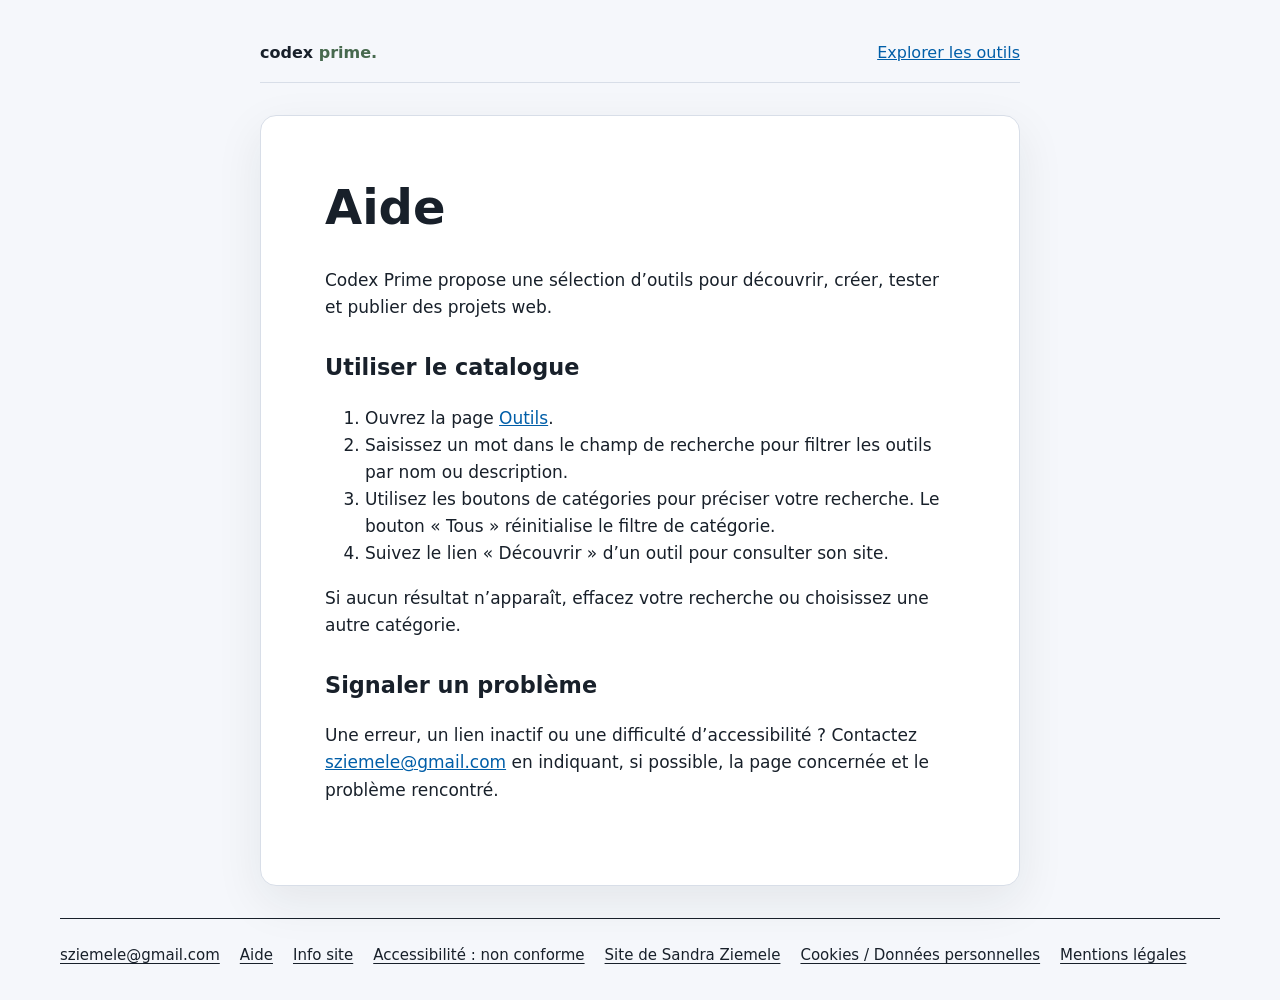
<file: aide.html>
<!doctype html>
<html lang="fr">
<head>
  <meta charset="utf-8">
  <meta name="viewport" content="width=device-width, initial-scale=1">
  <meta name="description" content="Aide pour utiliser le catalogue d’outils Codex Prime.">
  <title>Aide — Codex Prime</title>
  <link rel="stylesheet" href="style.css">
  <link rel="stylesheet" href="site-footer.css">
</head>
<body>
<header class="page-header">
  <a class="brand" href="index.html">codex<span> prime.</span></a>
  <a href="outils.html">Explorer les outils</a>
</header>
<main class="content-page" id="contenu">
  <h1>Aide</h1>
  <p>Codex Prime propose une sélection d’outils pour découvrir, créer, tester et publier des projets web.</p>
  <section aria-labelledby="utiliser">
    <h2 id="utiliser">Utiliser le catalogue</h2>
    <ol>
      <li>Ouvrez la page <a href="outils.html">Outils</a>.</li>
      <li>Saisissez un mot dans le champ de recherche pour filtrer les outils par nom ou description.</li>
      <li>Utilisez les boutons de catégories pour préciser votre recherche. Le bouton « Tous » réinitialise le filtre de catégorie.</li>
      <li>Suivez le lien « Découvrir » d’un outil pour consulter son site.</li>
    </ol>
    <p>Si aucun résultat n’apparaît, effacez votre recherche ou choisissez une autre catégorie.</p>
  </section>
  <section aria-labelledby="signaler">
    <h2 id="signaler">Signaler un problème</h2>
    <p>Une erreur, un lien inactif ou une difficulté d’accessibilité ? Contactez <a href="mailto:sziemele@gmail.com">sziemele@gmail.com</a> en indiquant, si possible, la page concernée et le problème rencontré.</p>
  </section>
</main>
<footer class="site-footer">
  <nav aria-label="Pied de page">
    <a href="mailto:sziemele@gmail.com">sziemele@gmail.com</a>
    <a href="aide.html">Aide</a>
    <a href="info-site.html">Info site</a>
    <a href="info-site.html#accessibilite">Accessibilité : non conforme</a>
    <a href="index.html">Site de Sandra Ziemele</a>
    <a href="donnees-personnelles.html">Cookies / Données personnelles</a>
    <a href="mentions-legales.html">Mentions légales</a>
  </nav>
</footer>
</body>
</html>
</file>
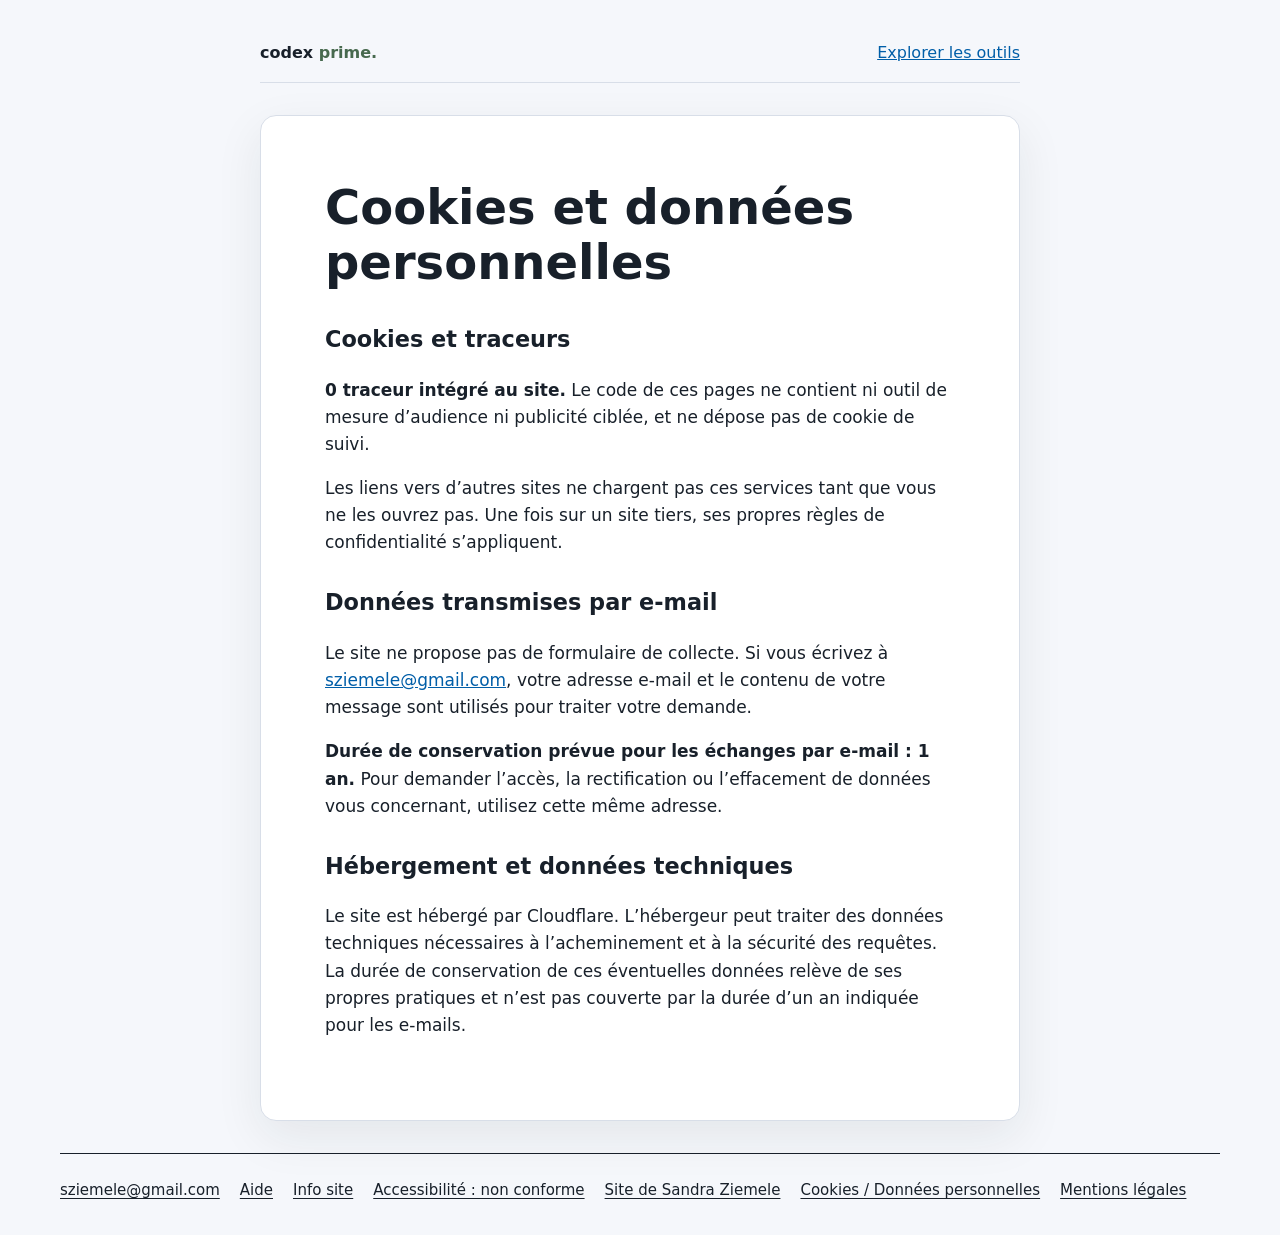
<file: donnees-personnelles.html>
<!doctype html>
<html lang="fr">
<head>
  <meta charset="utf-8">
  <meta name="viewport" content="width=device-width, initial-scale=1">
  <meta name="description" content="Informations sur les cookies, les traceurs et les données personnelles de Codex Prime.">
  <title>Cookies et données personnelles — Codex Prime</title>
  <link rel="stylesheet" href="style.css">
  <link rel="stylesheet" href="site-footer.css">
</head>
<body>
<header class="page-header">
  <a class="brand" href="index.html">codex<span> prime.</span></a>
  <a href="outils.html">Explorer les outils</a>
</header>
<main class="content-page" id="contenu">
  <h1>Cookies et données personnelles</h1>
  <section aria-labelledby="cookies">
    <h2 id="cookies">Cookies et traceurs</h2>
    <p><strong>0 traceur intégré au site.</strong> Le code de ces pages ne contient ni outil de mesure d’audience ni publicité ciblée, et ne dépose pas de cookie de suivi.</p>
    <p>Les liens vers d’autres sites ne chargent pas ces services tant que vous ne les ouvrez pas. Une fois sur un site tiers, ses propres règles de confidentialité s’appliquent.</p>
  </section>
  <section aria-labelledby="messages">
    <h2 id="messages">Données transmises par e-mail</h2>
    <p>Le site ne propose pas de formulaire de collecte. Si vous écrivez à <a href="mailto:sziemele@gmail.com">sziemele@gmail.com</a>, votre adresse e-mail et le contenu de votre message sont utilisés pour traiter votre demande.</p>
    <p><strong>Durée de conservation prévue pour les échanges par e-mail : 1 an.</strong> Pour demander l’accès, la rectification ou l’effacement de données vous concernant, utilisez cette même adresse.</p>
  </section>
  <section aria-labelledby="hebergement">
    <h2 id="hebergement">Hébergement et données techniques</h2>
    <p>Le site est hébergé par Cloudflare. L’hébergeur peut traiter des données techniques nécessaires à l’acheminement et à la sécurité des requêtes. La durée de conservation de ces éventuelles données relève de ses propres pratiques et n’est pas couverte par la durée d’un an indiquée pour les e-mails.</p>
  </section>
</main>
<footer class="site-footer">
  <nav aria-label="Pied de page">
    <a href="mailto:sziemele@gmail.com">sziemele@gmail.com</a>
    <a href="aide.html">Aide</a>
    <a href="info-site.html">Info site</a>
    <a href="info-site.html#accessibilite">Accessibilité : non conforme</a>
    <a href="index.html">Site de Sandra Ziemele</a>
    <a href="donnees-personnelles.html">Cookies / Données personnelles</a>
    <a href="mentions-legales.html">Mentions légales</a>
  </nav>
</footer>
</body>
</html>
</file>
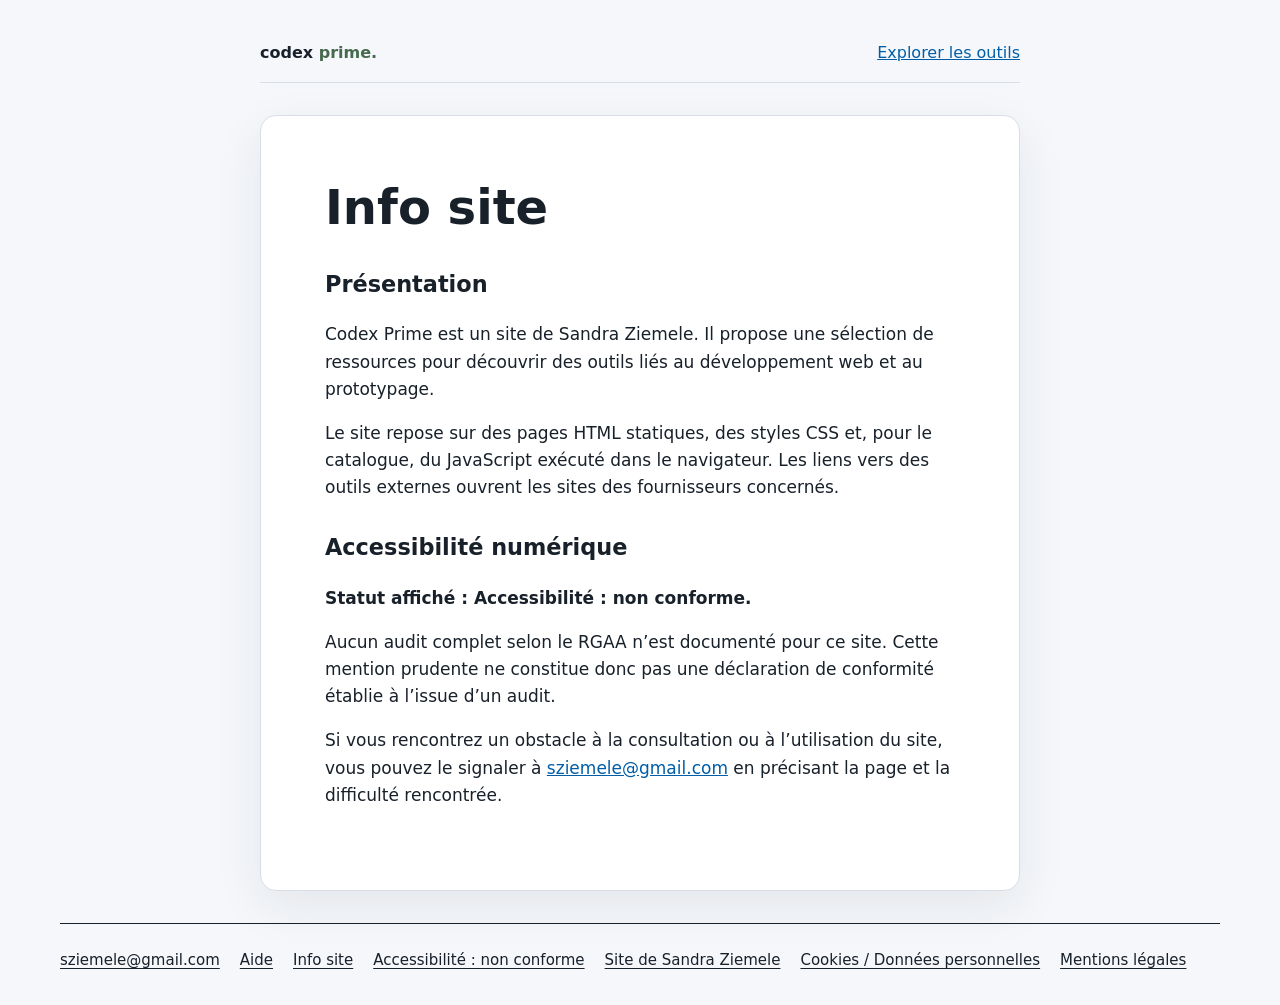
<file: info-site.html>
<!doctype html>
<html lang="fr">
<head>
  <meta charset="utf-8">
  <meta name="viewport" content="width=device-width, initial-scale=1">
  <meta name="description" content="Présentation du site Codex Prime et information sur son accessibilité.">
  <title>Info site — Codex Prime</title>
  <link rel="stylesheet" href="style.css">
  <link rel="stylesheet" href="site-footer.css">
</head>
<body>
<header class="page-header">
  <a class="brand" href="index.html">codex<span> prime.</span></a>
  <a href="outils.html">Explorer les outils</a>
</header>
<main class="content-page" id="contenu">
  <h1>Info site</h1>
  <section aria-labelledby="presentation">
    <h2 id="presentation">Présentation</h2>
    <p>Codex Prime est un site de Sandra Ziemele. Il propose une sélection de ressources pour découvrir des outils liés au développement web et au prototypage.</p>
    <p>Le site repose sur des pages HTML statiques, des styles CSS et, pour le catalogue, du JavaScript exécuté dans le navigateur. Les liens vers des outils externes ouvrent les sites des fournisseurs concernés.</p>
  </section>
  <section id="accessibilite" aria-labelledby="titre-accessibilite">
    <h2 id="titre-accessibilite">Accessibilité numérique</h2>
    <p><strong>Statut affiché : Accessibilité : non conforme.</strong></p>
    <p>Aucun audit complet selon le RGAA n’est documenté pour ce site. Cette mention prudente ne constitue donc pas une déclaration de conformité établie à l’issue d’un audit.</p>
    <p>Si vous rencontrez un obstacle à la consultation ou à l’utilisation du site, vous pouvez le signaler à <a href="mailto:sziemele@gmail.com">sziemele@gmail.com</a> en précisant la page et la difficulté rencontrée.</p>
  </section>
</main>
<footer class="site-footer">
  <nav aria-label="Pied de page">
    <a href="mailto:sziemele@gmail.com">sziemele@gmail.com</a>
    <a href="aide.html">Aide</a>
    <a href="info-site.html">Info site</a>
    <a href="info-site.html#accessibilite">Accessibilité : non conforme</a>
    <a href="index.html">Site de Sandra Ziemele</a>
    <a href="donnees-personnelles.html">Cookies / Données personnelles</a>
    <a href="mentions-legales.html">Mentions légales</a>
  </nav>
</footer>
</body>
</html>
</file>
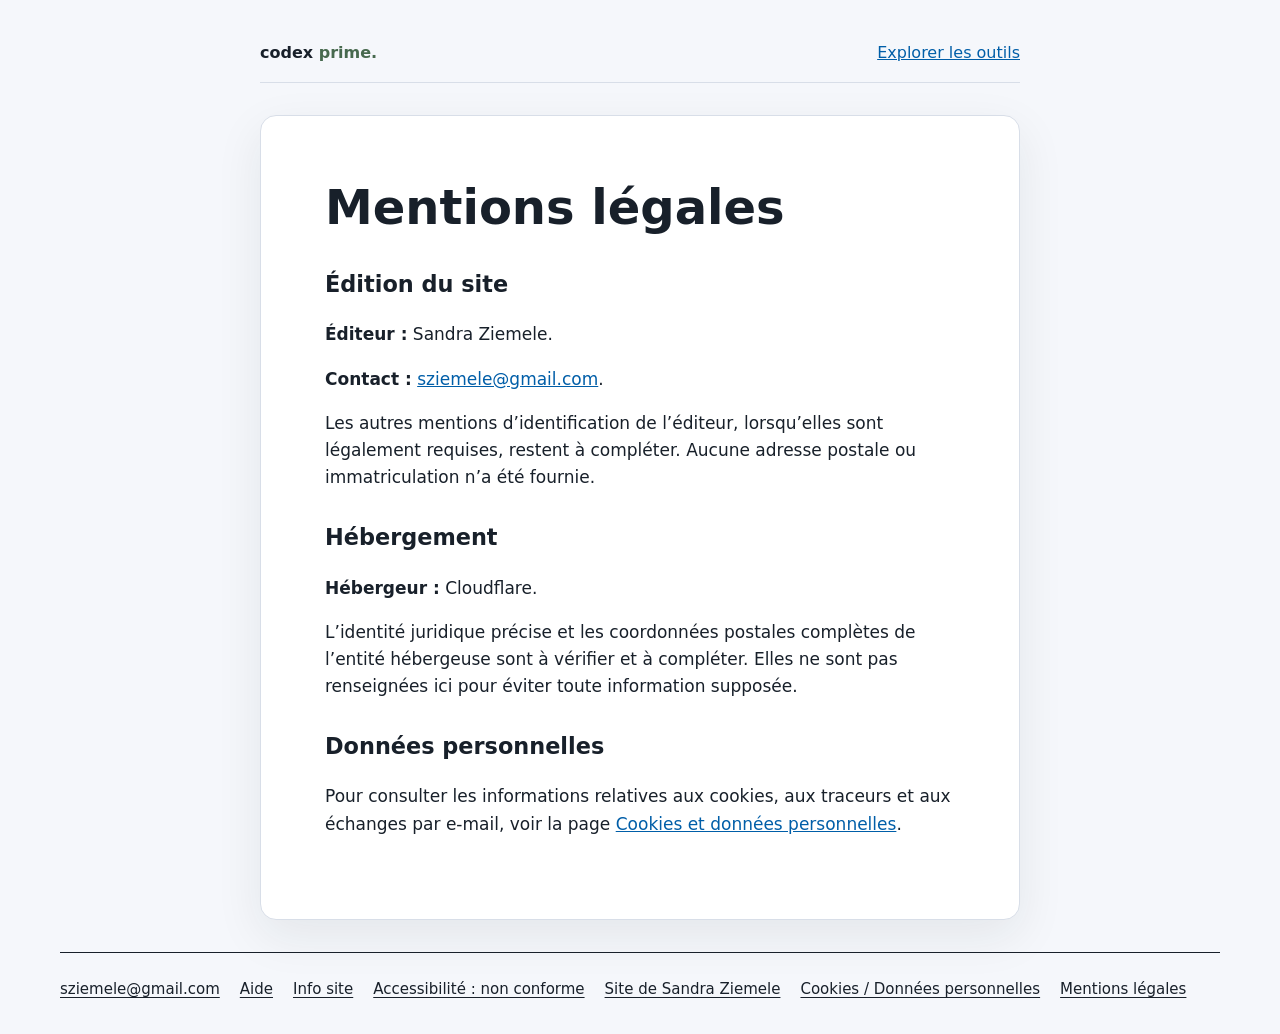
<file: mentions-legales.html>
<!doctype html>
<html lang="fr">
<head>
  <meta charset="utf-8">
  <meta name="viewport" content="width=device-width, initial-scale=1">
  <meta name="description" content="Informations légales et coordonnées de contact du site Codex Prime.">
  <title>Mentions légales — Codex Prime</title>
  <link rel="stylesheet" href="style.css">
  <link rel="stylesheet" href="site-footer.css">
</head>
<body>
<header class="page-header">
  <a class="brand" href="index.html">codex<span> prime.</span></a>
  <a href="outils.html">Explorer les outils</a>
</header>
<main class="content-page" id="contenu">
  <h1>Mentions légales</h1>
  <section aria-labelledby="edition">
    <h2 id="edition">Édition du site</h2>
    <p><strong>Éditeur :</strong> Sandra Ziemele.</p>
    <p><strong>Contact :</strong> <a href="mailto:sziemele@gmail.com">sziemele@gmail.com</a>.</p>
    <p>Les autres mentions d’identification de l’éditeur, lorsqu’elles sont légalement requises, restent à compléter. Aucune adresse postale ou immatriculation n’a été fournie.</p>
  </section>
  <section aria-labelledby="hebergeur">
    <h2 id="hebergeur">Hébergement</h2>
    <p><strong>Hébergeur :</strong> Cloudflare.</p>
    <p>L’identité juridique précise et les coordonnées postales complètes de l’entité hébergeuse sont à vérifier et à compléter. Elles ne sont pas renseignées ici pour éviter toute information supposée.</p>
  </section>
  <section aria-labelledby="confidentialite">
    <h2 id="confidentialite">Données personnelles</h2>
    <p>Pour consulter les informations relatives aux cookies, aux traceurs et aux échanges par e-mail, voir la page <a href="donnees-personnelles.html">Cookies et données personnelles</a>.</p>
  </section>
</main>
<footer class="site-footer">
  <nav aria-label="Pied de page">
    <a href="mailto:sziemele@gmail.com">sziemele@gmail.com</a>
    <a href="aide.html">Aide</a>
    <a href="info-site.html">Info site</a>
    <a href="info-site.html#accessibilite">Accessibilité : non conforme</a>
    <a href="index.html">Site de Sandra Ziemele</a>
    <a href="donnees-personnelles.html">Cookies / Données personnelles</a>
    <a href="mentions-legales.html">Mentions légales</a>
  </nav>
</footer>
</body>
</html>
</file>
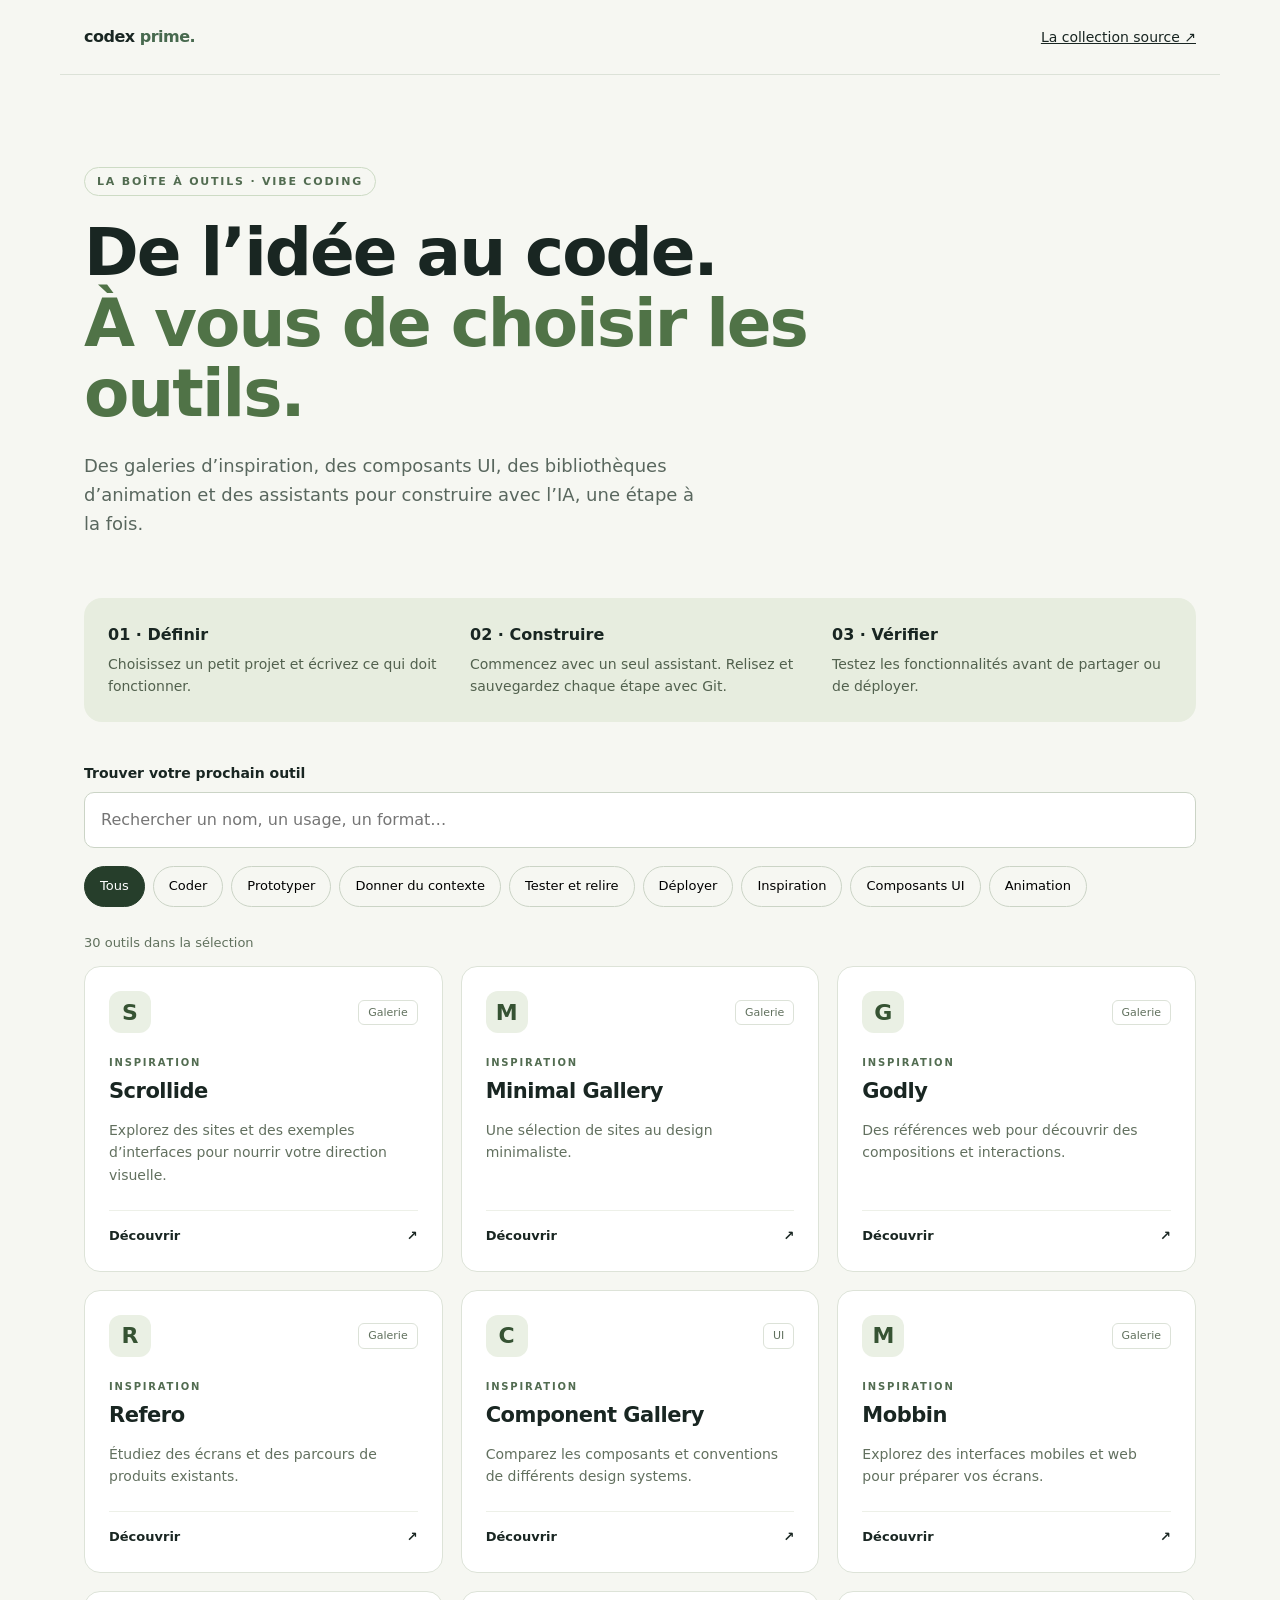
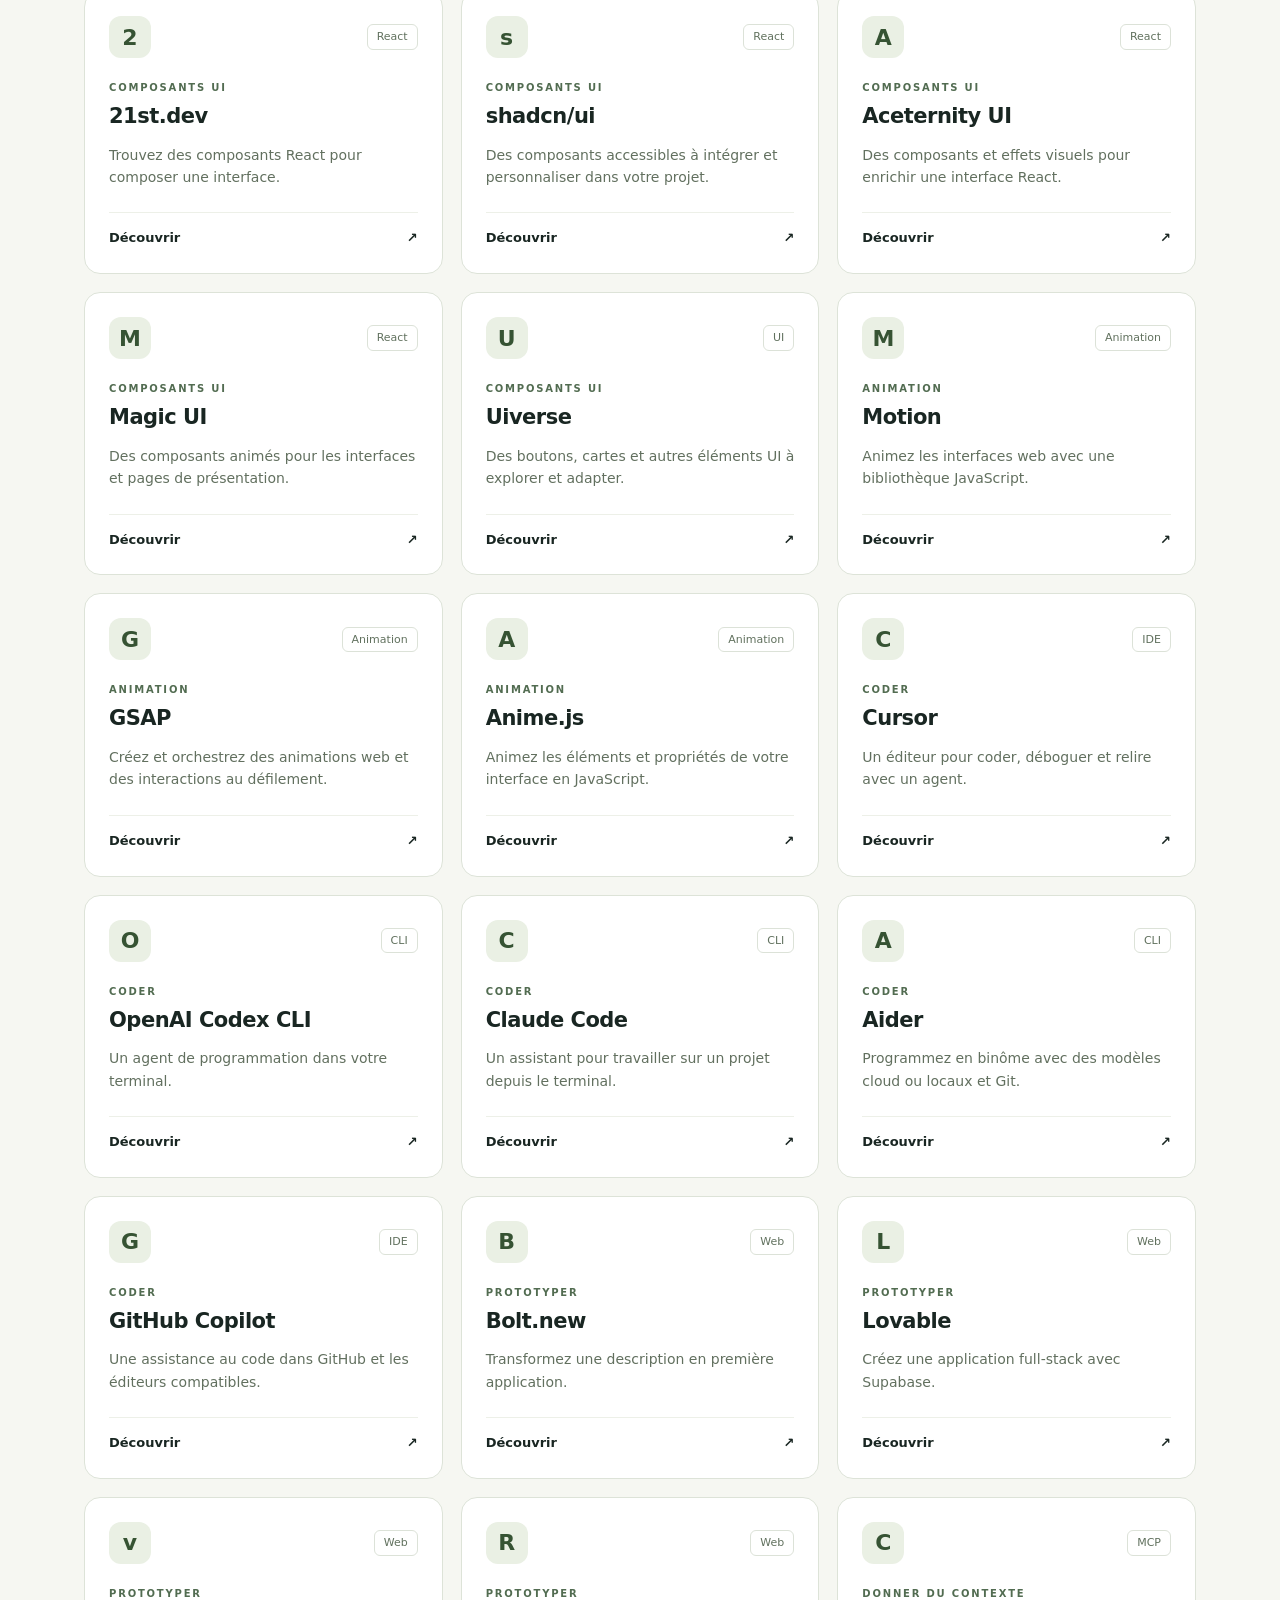
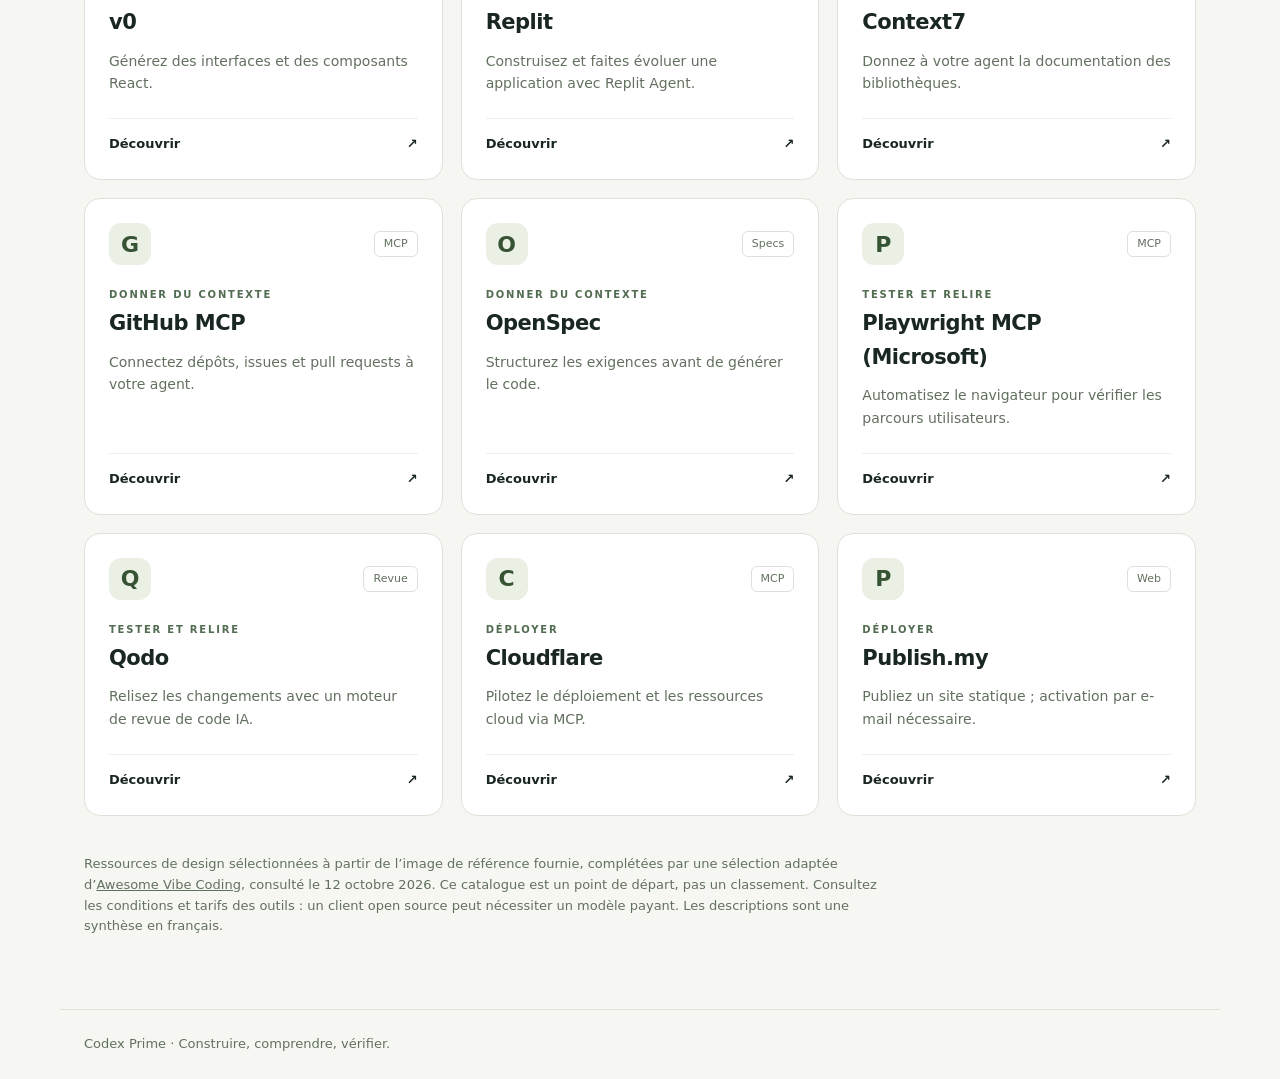
<file: outil.html>
<!doctype html>
<html lang="fr">
<head><meta charset="utf-8"><meta name="viewport" content="width=device-width, initial-scale=1"><meta name="description" content="Une sélection d’outils de vibe coding pour coder, prototyper, tester et publier avec l’IA."><title>Les outils du vibe coding — Codex Prime</title>
<style>
:root{font-family:system-ui,-apple-system,BlinkMacSystemFont,"Segoe UI",sans-serif;color:#192622;background:#f6f7f2;line-height:1.6}*{box-sizing:border-box}body{margin:0}a{color:inherit}header,main,footer{max-width:1160px;margin:auto;padding:24px}header{display:flex;justify-content:space-between;align-items:center;border-bottom:1px solid #dce2d8}.brand{text-decoration:none;font-weight:800;letter-spacing:-.5px}.brand span{color:#47694e}header>a:last-child{font-size:14px}.hero{padding:68px 0 42px;max-width:800px}.eyebrow,.category{text-transform:uppercase;letter-spacing:1.8px;font-size:11px;font-weight:750;color:#526c51}.eyebrow{display:inline-block;border:1px solid #cddbc5;border-radius:30px;padding:5px 12px}h1{font-size:clamp(36px,6vw,66px);line-height:1.07;letter-spacing:-2px;margin:22px 0}h1 span{color:#507347}.intro{font-size:18px;max-width:630px;color:#59675e}.guide{display:grid;grid-template-columns:repeat(3,1fr);gap:22px;background:#e7eddf;border-radius:18px;padding:24px;margin-bottom:40px}.guide b{display:block;margin-bottom:5px}.guide p{margin:0;font-size:14px;color:#52614e}.toolbar{margin-bottom:26px}label{display:block;font-size:14px;font-weight:600;margin-bottom:8px}input{width:100%;padding:14px 16px;border:1px solid #cbd4c6;border-radius:10px;font:inherit;background:white}nav{display:flex;gap:8px;flex-wrap:wrap;margin-top:18px}button{border:1px solid #cbd4c6;background:transparent;border-radius:25px;padding:9px 15px;font:inherit;font-size:13px;cursor:pointer}button[aria-pressed="true"]{background:#263e2b;color:white;border-color:#263e2b}a:focus-visible,button:focus-visible,input:focus-visible{outline:3px solid #987b24;outline-offset:4px}.count{font-size:13px;color:#61715e}.grid{display:grid;grid-template-columns:repeat(3,minmax(0,1fr));gap:18px}.card{background:white;border:1px solid #dde3d8;border-radius:16px;padding:24px;display:flex;flex-direction:column}.card[hidden]{display:none}.card-top{display:flex;justify-content:space-between;align-items:center}.icon{display:grid;place-items:center;width:42px;height:42px;border-radius:12px;background:#eaf0e4;color:#365333;font-weight:800;font-size:22px}.tag{font-size:11px;border:1px solid #dce2d8;padding:3px 9px;border-radius:6px;color:#61715e}.category{margin:22px 0 4px;font-size:10px}h2{font-size:21px;letter-spacing:-.5px;margin:0}.card>p:not(.category){font-size:14px;color:#62705f;margin:10px 0 24px}.card a{margin-top:auto;text-decoration:none;font-size:13px;font-weight:700;display:flex;justify-content:space-between;border-top:1px solid #edf0e8;padding-top:15px}.card:hover{border-color:#8ca47c}.note{margin-top:38px;color:#62705f;font-size:13px;max-width:800px}footer{border-top:1px solid #dce2d8;font-size:13px;color:#62705f;margin-top:35px}.sr-only{position:absolute;width:1px;height:1px;overflow:hidden;clip-path:inset(50%)}@media(max-width:800px){.grid{grid-template-columns:repeat(2,minmax(0,1fr))}.guide{gap:16px}}@media(max-width:520px){header,main,footer{padding:20px}.hero{padding-top:40px}.grid,.guide{grid-template-columns:1fr}header>a:last-child{font-size:12px}h1{letter-spacing:-1px}} 
</style></head>
<body><header><a class="brand" href="index.html">codex<span> prime.</span></a><a href="https://github.com/Scap-Mehdi/awesome-vibecoding">La collection source ↗</a></header>
<main><section class="hero"><span class="eyebrow">La boîte à outils · Vibe coding</span><h1>De l’idée au code.<br><span>À vous de choisir les outils.</span></h1><p class="intro">Des galeries d’inspiration, des composants UI, des bibliothèques d’animation et des assistants pour construire avec l’IA, une étape à la fois.</p></section>
<section class="guide" aria-label="Pour bien commencer"><div><b>01 · Définir</b><p>Choisissez un petit projet et écrivez ce qui doit fonctionner.</p></div><div><b>02 · Construire</b><p>Commencez avec un seul assistant. Relisez et sauvegardez chaque étape avec Git.</p></div><div><b>03 · Vérifier</b><p>Testez les fonctionnalités avant de partager ou de déployer.</p></div></section>
<section aria-label="Catalogue d’outils"><div class="toolbar"><label for="search">Trouver votre prochain outil</label><input id="search" type="search" placeholder="Rechercher un nom, un usage, un format…"><nav aria-label="Filtrer par usage"><button type="button" data-filter="all" aria-pressed="true">Tous</button><button type="button" data-filter="code" aria-pressed="false">Coder</button><button type="button" data-filter="apps" aria-pressed="false">Prototyper</button><button type="button" data-filter="context" aria-pressed="false">Donner du contexte</button><button type="button" data-filter="quality" aria-pressed="false">Tester et relire</button><button type="button" data-filter="delivery" aria-pressed="false">Déployer</button><button type="button" data-filter="inspiration" aria-pressed="false">Inspiration</button><button type="button" data-filter="components" aria-pressed="false">Composants UI</button><button type="button" data-filter="animation" aria-pressed="false">Animation</button></nav></div><p id="count" class="count" role="status">30 outils dans la sélection</p><div class="grid"><article class="card" data-category="inspiration"><div class="card-top"><span class="icon" aria-hidden="true">S</span><span class="tag">Galerie</span></div><p class="category">Inspiration</p><h2>Scrollide</h2><p>Explorez des sites et des exemples d’interfaces pour nourrir votre direction visuelle.</p><a href="https://scrollide.com/">Découvrir <span aria-hidden="true">↗</span><span class="sr-only"> Scrollide</span></a></article><article class="card" data-category="inspiration"><div class="card-top"><span class="icon" aria-hidden="true">M</span><span class="tag">Galerie</span></div><p class="category">Inspiration</p><h2>Minimal Gallery</h2><p>Une sélection de sites au design minimaliste.</p><a href="https://minimal.gallery/">Découvrir <span aria-hidden="true">↗</span><span class="sr-only"> Minimal Gallery</span></a></article><article class="card" data-category="inspiration"><div class="card-top"><span class="icon" aria-hidden="true">G</span><span class="tag">Galerie</span></div><p class="category">Inspiration</p><h2>Godly</h2><p>Des références web pour découvrir des compositions et interactions.</p><a href="https://godly.website/">Découvrir <span aria-hidden="true">↗</span><span class="sr-only"> Godly</span></a></article><article class="card" data-category="inspiration"><div class="card-top"><span class="icon" aria-hidden="true">R</span><span class="tag">Galerie</span></div><p class="category">Inspiration</p><h2>Refero</h2><p>Étudiez des écrans et des parcours de produits existants.</p><a href="https://refero.design/">Découvrir <span aria-hidden="true">↗</span><span class="sr-only"> Refero</span></a></article><article class="card" data-category="inspiration"><div class="card-top"><span class="icon" aria-hidden="true">C</span><span class="tag">UI</span></div><p class="category">Inspiration</p><h2>Component Gallery</h2><p>Comparez les composants et conventions de différents design systems.</p><a href="https://component.gallery/">Découvrir <span aria-hidden="true">↗</span><span class="sr-only"> Component Gallery</span></a></article><article class="card" data-category="inspiration"><div class="card-top"><span class="icon" aria-hidden="true">M</span><span class="tag">Galerie</span></div><p class="category">Inspiration</p><h2>Mobbin</h2><p>Explorez des interfaces mobiles et web pour préparer vos écrans.</p><a href="https://mobbin.com/">Découvrir <span aria-hidden="true">↗</span><span class="sr-only"> Mobbin</span></a></article><article class="card" data-category="components"><div class="card-top"><span class="icon" aria-hidden="true">2</span><span class="tag">React</span></div><p class="category">Composants UI</p><h2>21st.dev</h2><p>Trouvez des composants React pour composer une interface.</p><a href="https://21st.dev/">Découvrir <span aria-hidden="true">↗</span><span class="sr-only"> 21st.dev</span></a></article><article class="card" data-category="components"><div class="card-top"><span class="icon" aria-hidden="true">s</span><span class="tag">React</span></div><p class="category">Composants UI</p><h2>shadcn/ui</h2><p>Des composants accessibles à intégrer et personnaliser dans votre projet.</p><a href="https://ui.shadcn.com/">Découvrir <span aria-hidden="true">↗</span><span class="sr-only"> shadcn/ui</span></a></article><article class="card" data-category="components"><div class="card-top"><span class="icon" aria-hidden="true">A</span><span class="tag">React</span></div><p class="category">Composants UI</p><h2>Aceternity UI</h2><p>Des composants et effets visuels pour enrichir une interface React.</p><a href="https://ui.aceternity.com/">Découvrir <span aria-hidden="true">↗</span><span class="sr-only"> Aceternity UI</span></a></article><article class="card" data-category="components"><div class="card-top"><span class="icon" aria-hidden="true">M</span><span class="tag">React</span></div><p class="category">Composants UI</p><h2>Magic UI</h2><p>Des composants animés pour les interfaces et pages de présentation.</p><a href="https://magicui.design/">Découvrir <span aria-hidden="true">↗</span><span class="sr-only"> Magic UI</span></a></article><article class="card" data-category="components"><div class="card-top"><span class="icon" aria-hidden="true">U</span><span class="tag">UI</span></div><p class="category">Composants UI</p><h2>Uiverse</h2><p>Des boutons, cartes et autres éléments UI à explorer et adapter.</p><a href="https://uiverse.io/">Découvrir <span aria-hidden="true">↗</span><span class="sr-only"> Uiverse</span></a></article><article class="card" data-category="animation"><div class="card-top"><span class="icon" aria-hidden="true">M</span><span class="tag">Animation</span></div><p class="category">Animation</p><h2>Motion</h2><p>Animez les interfaces web avec une bibliothèque JavaScript.</p><a href="https://motion.dev/">Découvrir <span aria-hidden="true">↗</span><span class="sr-only"> Motion</span></a></article><article class="card" data-category="animation"><div class="card-top"><span class="icon" aria-hidden="true">G</span><span class="tag">Animation</span></div><p class="category">Animation</p><h2>GSAP</h2><p>Créez et orchestrez des animations web et des interactions au défilement.</p><a href="https://gsap.com/">Découvrir <span aria-hidden="true">↗</span><span class="sr-only"> GSAP</span></a></article><article class="card" data-category="animation"><div class="card-top"><span class="icon" aria-hidden="true">A</span><span class="tag">Animation</span></div><p class="category">Animation</p><h2>Anime.js</h2><p>Animez les éléments et propriétés de votre interface en JavaScript.</p><a href="https://animejs.com/">Découvrir <span aria-hidden="true">↗</span><span class="sr-only"> Anime.js</span></a></article><article class="card" data-category="code"><div class="card-top"><span class="icon" aria-hidden="true">C</span><span class="tag">IDE</span></div><p class="category">Coder</p><h2>Cursor</h2><p>Un éditeur pour coder, déboguer et relire avec un agent.</p><a href="https://www.cursor.com/">Découvrir <span aria-hidden="true">↗</span><span class="sr-only"> Cursor</span></a></article>
<article class="card" data-category="code"><div class="card-top"><span class="icon" aria-hidden="true">O</span><span class="tag">CLI</span></div><p class="category">Coder</p><h2>OpenAI Codex CLI</h2><p>Un agent de programmation dans votre terminal.</p><a href="https://openai.com/codex/">Découvrir <span aria-hidden="true">↗</span><span class="sr-only"> OpenAI Codex CLI</span></a></article>
<article class="card" data-category="code"><div class="card-top"><span class="icon" aria-hidden="true">C</span><span class="tag">CLI</span></div><p class="category">Coder</p><h2>Claude Code</h2><p>Un assistant pour travailler sur un projet depuis le terminal.</p><a href="https://code.claude.com/docs/en/overview">Découvrir <span aria-hidden="true">↗</span><span class="sr-only"> Claude Code</span></a></article>
<article class="card" data-category="code"><div class="card-top"><span class="icon" aria-hidden="true">A</span><span class="tag">CLI</span></div><p class="category">Coder</p><h2>Aider</h2><p>Programmez en binôme avec des modèles cloud ou locaux et Git.</p><a href="https://github.com/Aider-AI/aider">Découvrir <span aria-hidden="true">↗</span><span class="sr-only"> Aider</span></a></article>
<article class="card" data-category="code"><div class="card-top"><span class="icon" aria-hidden="true">G</span><span class="tag">IDE</span></div><p class="category">Coder</p><h2>GitHub Copilot</h2><p>Une assistance au code dans GitHub et les éditeurs compatibles.</p><a href="https://github.com/features/copilot">Découvrir <span aria-hidden="true">↗</span><span class="sr-only"> GitHub Copilot</span></a></article>
<article class="card" data-category="apps"><div class="card-top"><span class="icon" aria-hidden="true">B</span><span class="tag">Web</span></div><p class="category">Prototyper</p><h2>Bolt.new</h2><p>Transformez une description en première application.</p><a href="https://bolt.new/">Découvrir <span aria-hidden="true">↗</span><span class="sr-only"> Bolt.new</span></a></article>
<article class="card" data-category="apps"><div class="card-top"><span class="icon" aria-hidden="true">L</span><span class="tag">Web</span></div><p class="category">Prototyper</p><h2>Lovable</h2><p>Créez une application full-stack avec Supabase.</p><a href="https://lovable.dev/">Découvrir <span aria-hidden="true">↗</span><span class="sr-only"> Lovable</span></a></article>
<article class="card" data-category="apps"><div class="card-top"><span class="icon" aria-hidden="true">v</span><span class="tag">Web</span></div><p class="category">Prototyper</p><h2>v0</h2><p>Générez des interfaces et des composants React.</p><a href="https://v0.app/">Découvrir <span aria-hidden="true">↗</span><span class="sr-only"> v0</span></a></article>
<article class="card" data-category="apps"><div class="card-top"><span class="icon" aria-hidden="true">R</span><span class="tag">Web</span></div><p class="category">Prototyper</p><h2>Replit</h2><p>Construisez et faites évoluer une application avec Replit Agent.</p><a href="https://replit.com/">Découvrir <span aria-hidden="true">↗</span><span class="sr-only"> Replit</span></a></article>
<article class="card" data-category="context"><div class="card-top"><span class="icon" aria-hidden="true">C</span><span class="tag">MCP</span></div><p class="category">Donner du contexte</p><h2>Context7</h2><p>Donnez à votre agent la documentation des bibliothèques.</p><a href="https://github.com/upstash/context7">Découvrir <span aria-hidden="true">↗</span><span class="sr-only"> Context7</span></a></article>
<article class="card" data-category="context"><div class="card-top"><span class="icon" aria-hidden="true">G</span><span class="tag">MCP</span></div><p class="category">Donner du contexte</p><h2>GitHub MCP</h2><p>Connectez dépôts, issues et pull requests à votre agent.</p><a href="https://github.com/github/github-mcp-server">Découvrir <span aria-hidden="true">↗</span><span class="sr-only"> GitHub MCP</span></a></article>
<article class="card" data-category="context"><div class="card-top"><span class="icon" aria-hidden="true">O</span><span class="tag">Specs</span></div><p class="category">Donner du contexte</p><h2>OpenSpec</h2><p>Structurez les exigences avant de générer le code.</p><a href="https://github.com/Fission-AI/OpenSpec">Découvrir <span aria-hidden="true">↗</span><span class="sr-only"> OpenSpec</span></a></article>
<article class="card" data-category="quality"><div class="card-top"><span class="icon" aria-hidden="true">P</span><span class="tag">MCP</span></div><p class="category">Tester et relire</p><h2>Playwright MCP (Microsoft)</h2><p>Automatisez le navigateur pour vérifier les parcours utilisateurs.</p><a href="https://github.com/microsoft/playwright-mcp">Découvrir <span aria-hidden="true">↗</span><span class="sr-only"> Playwright MCP (Microsoft)</span></a></article>
<article class="card" data-category="quality"><div class="card-top"><span class="icon" aria-hidden="true">Q</span><span class="tag">Revue</span></div><p class="category">Tester et relire</p><h2>Qodo</h2><p>Relisez les changements avec un moteur de revue de code IA.</p><a href="https://www.qodo.ai">Découvrir <span aria-hidden="true">↗</span><span class="sr-only"> Qodo</span></a></article>
<article class="card" data-category="delivery"><div class="card-top"><span class="icon" aria-hidden="true">C</span><span class="tag">MCP</span></div><p class="category">Déployer</p><h2>Cloudflare</h2><p>Pilotez le déploiement et les ressources cloud via MCP.</p><a href="https://github.com/cloudflare/mcp-server-cloudflare">Découvrir <span aria-hidden="true">↗</span><span class="sr-only"> Cloudflare</span></a></article>
<article class="card" data-category="delivery"><div class="card-top"><span class="icon" aria-hidden="true">P</span><span class="tag">Web</span></div><p class="category">Déployer</p><h2>Publish.my</h2><p>Publiez un site statique ; activation par e-mail nécessaire.</p><a href="https://publish.my/">Découvrir <span aria-hidden="true">↗</span><span class="sr-only"> Publish.my</span></a></article></div><p id="empty" hidden>Aucun outil ne correspond à votre recherche. Essayez un autre terme ou la catégorie « Tous ».</p></section>
<p class="note">Ressources de design sélectionnées à partir de l’image de référence fournie, complétées par une sélection adaptée d’<a href="https://github.com/Scap-Mehdi/awesome-vibecoding">Awesome Vibe Coding</a>, consulté le 12 octobre 2026. Ce catalogue est un point de départ, pas un classement. Consultez les conditions et tarifs des outils : un client open source peut nécessiter un modèle payant. Les descriptions sont une synthèse en français.</p></main><footer>Codex Prime · Construire, comprendre, vérifier.</footer>
<script>
const search=document.querySelector('#search'),buttons=[...document.querySelectorAll('button[data-filter]')],cards=[...document.querySelectorAll('.card')];let category='all';
const normalize=s=>s.normalize('NFD').replace(/[̀-ͯ]/g,'').toLowerCase();
function filter(){const query=normalize(search.value.trim());let visible=0;for(const card of cards){card.hidden=!((category==='all'||card.dataset.category===category)&&normalize(card.textContent).includes(query));if(!card.hidden)visible++}document.querySelector('#count').textContent=`${visible} outil${visible>1?'s':''} dans la sélection`;document.querySelector('#empty').hidden=visible!==0;}
search.addEventListener('input',filter);for(const button of buttons)button.addEventListener('click',()=>{category=button.dataset.filter;for(const item of buttons)item.setAttribute('aria-pressed',String(item===button));filter()});
</script></body></html>
</file>
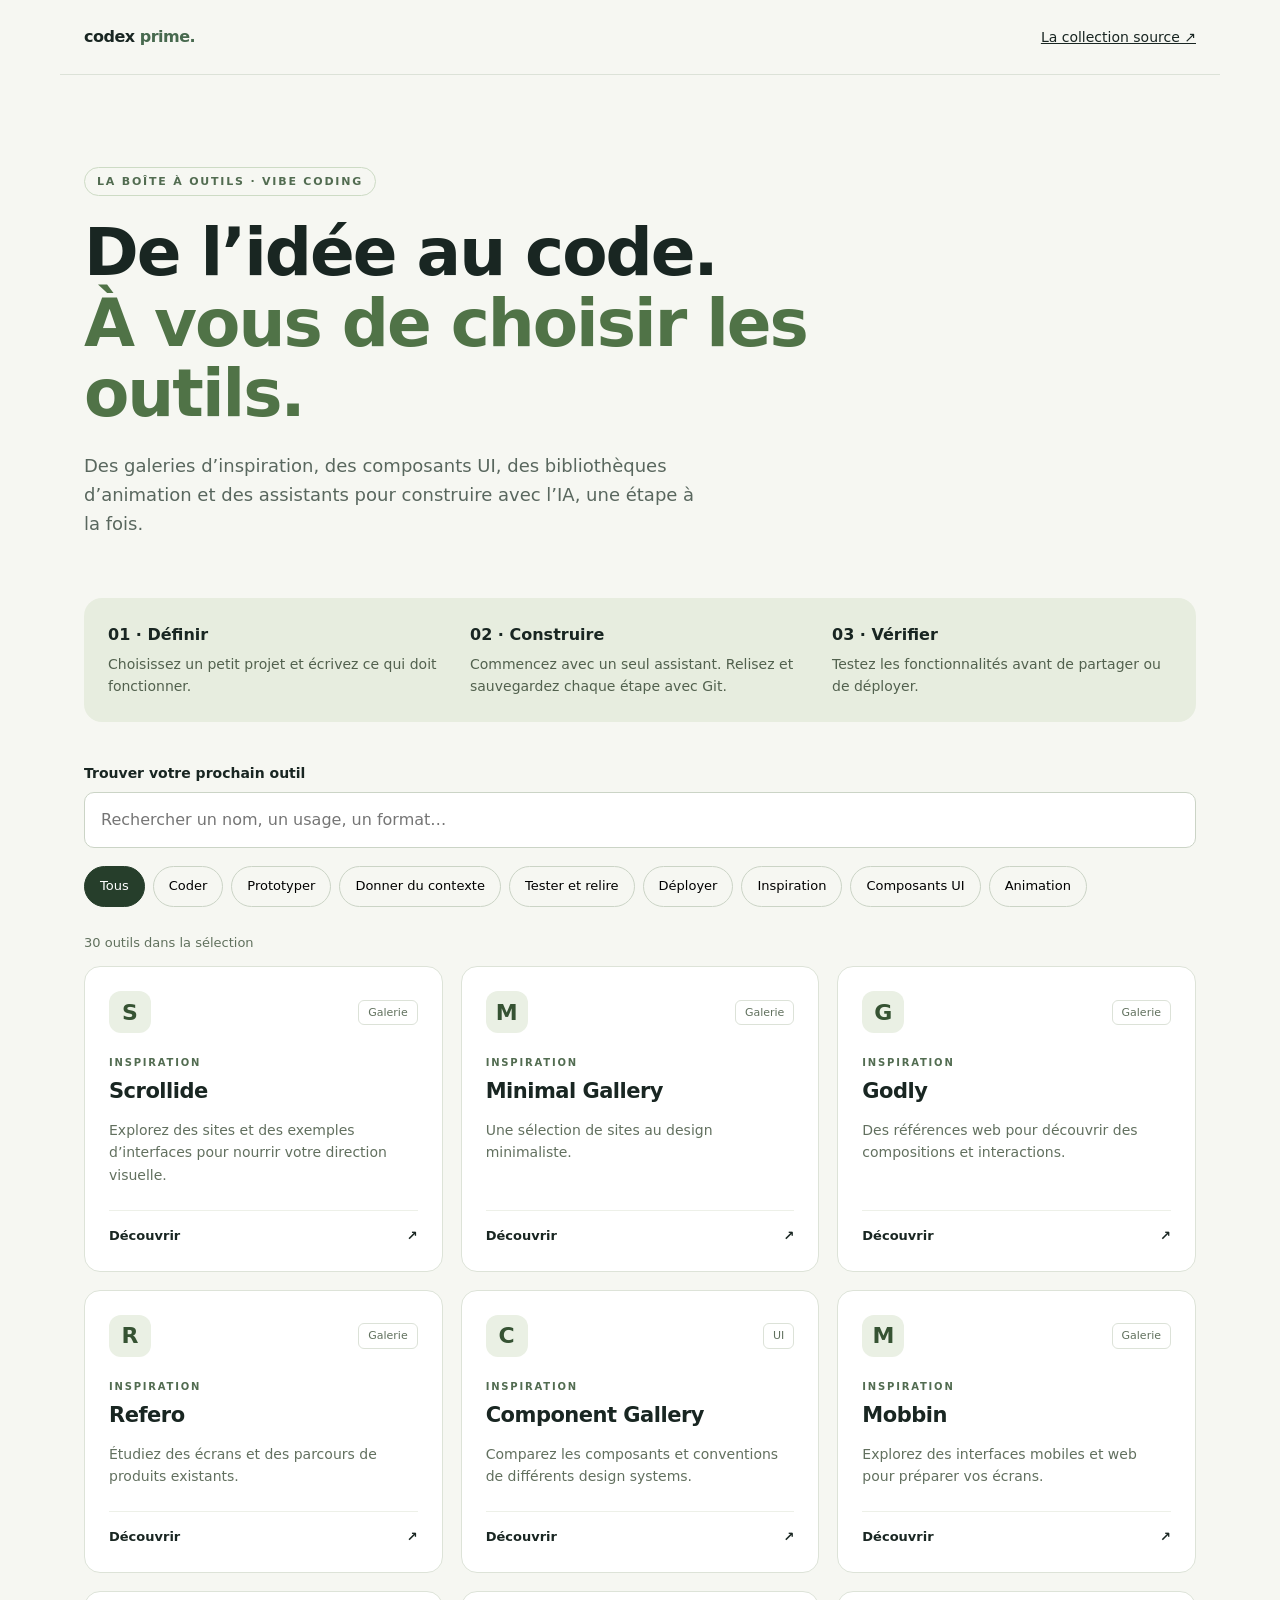
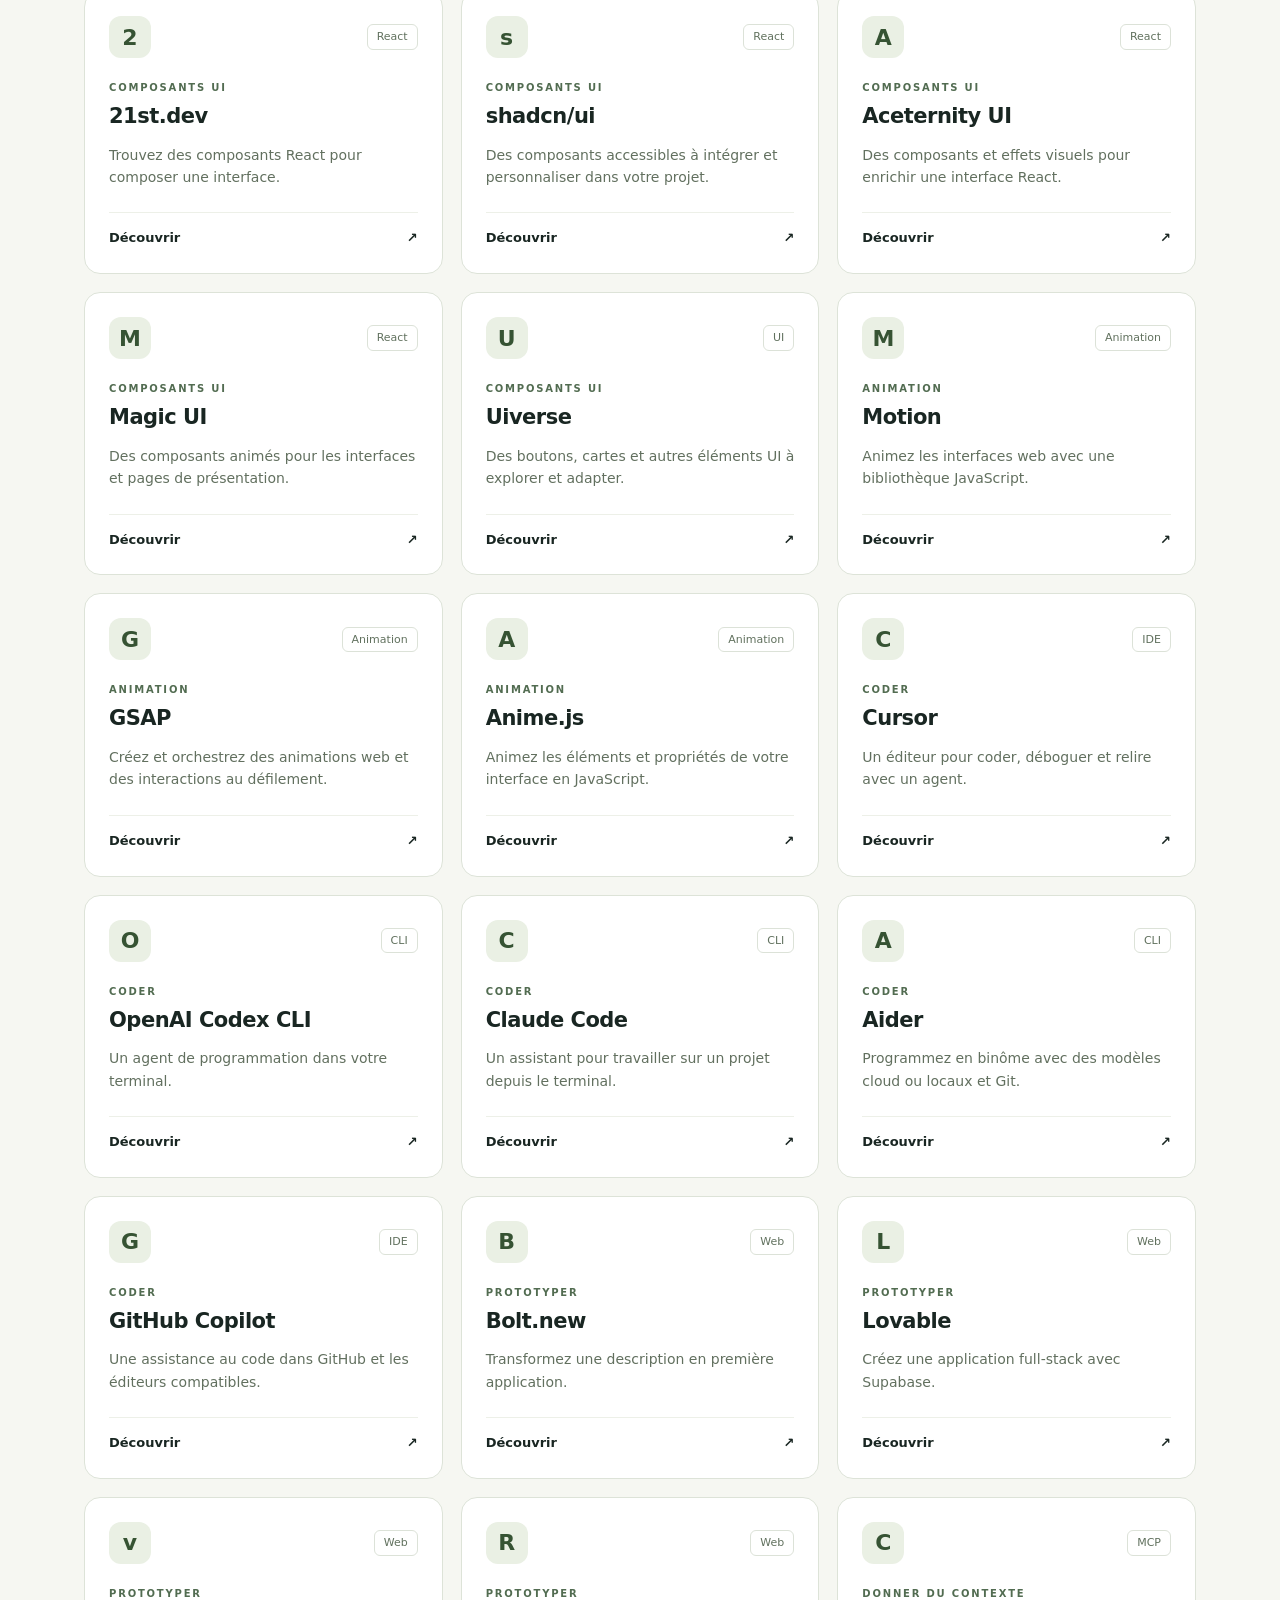
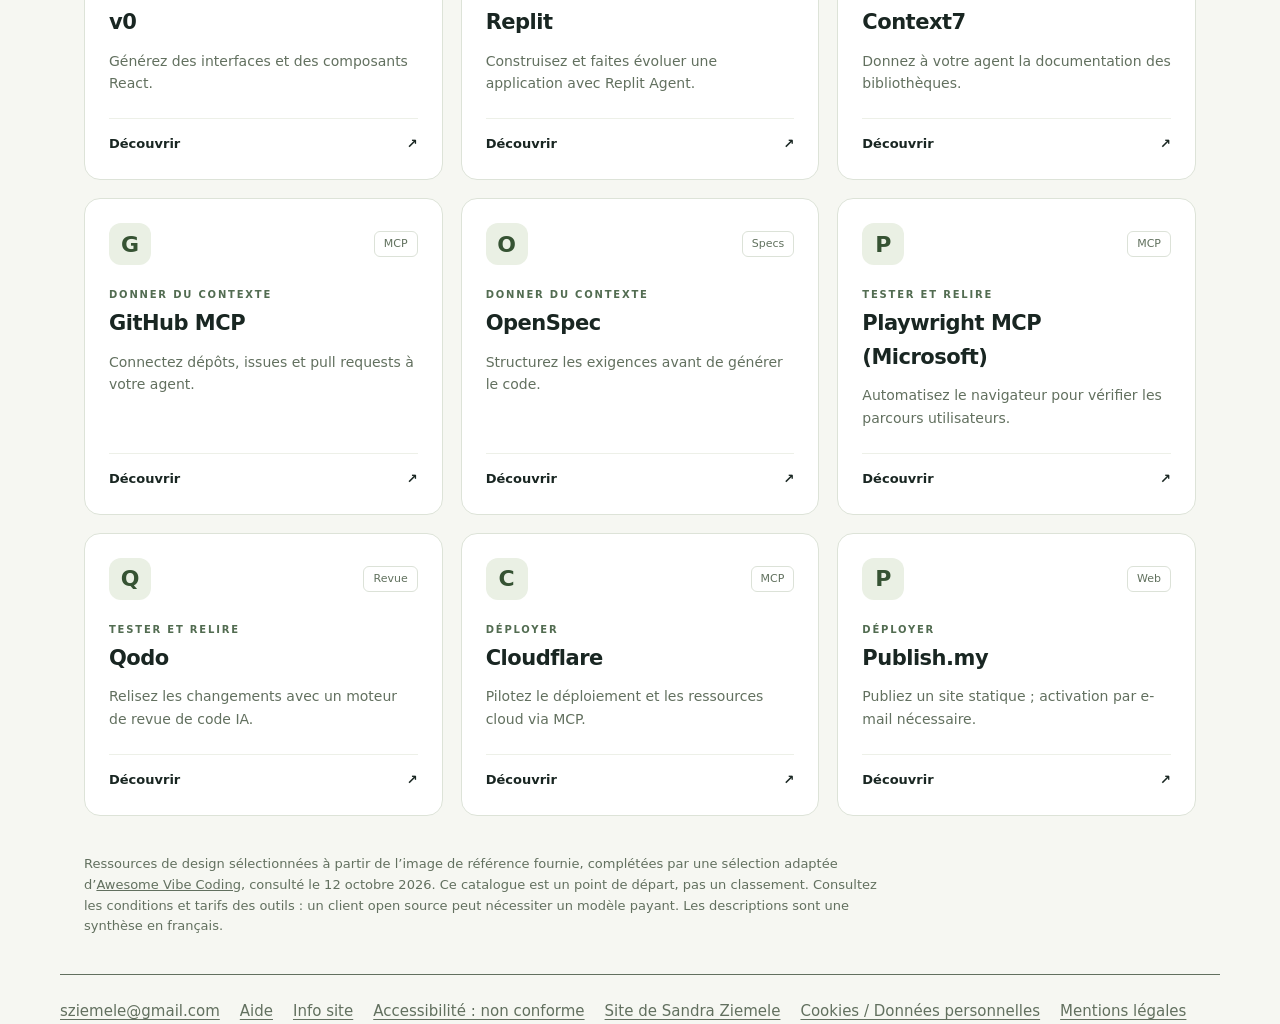
<file: outils.html>
<!doctype html>
<html lang="fr">
<head><meta charset="utf-8"><meta name="viewport" content="width=device-width, initial-scale=1"><meta name="description" content="Une sélection d’outils de vibe coding pour coder, prototyper, tester et publier avec l’IA."><title>Les outils du vibe coding — Codex Prime</title>
<style>
:root{font-family:system-ui,-apple-system,BlinkMacSystemFont,"Segoe UI",sans-serif;color:#192622;background:#f6f7f2;line-height:1.6}*{box-sizing:border-box}body{margin:0}a{color:inherit}header,main,footer{max-width:1160px;margin:auto;padding:24px}header{display:flex;justify-content:space-between;align-items:center;border-bottom:1px solid #dce2d8}.brand{text-decoration:none;font-weight:800;letter-spacing:-.5px}.brand span{color:#47694e}header>a:last-child{font-size:14px}.hero{padding:68px 0 42px;max-width:800px}.eyebrow,.category{text-transform:uppercase;letter-spacing:1.8px;font-size:11px;font-weight:750;color:#526c51}.eyebrow{display:inline-block;border:1px solid #cddbc5;border-radius:30px;padding:5px 12px}h1{font-size:clamp(36px,6vw,66px);line-height:1.07;letter-spacing:-2px;margin:22px 0}h1 span{color:#507347}.intro{font-size:18px;max-width:630px;color:#59675e}.guide{display:grid;grid-template-columns:repeat(3,1fr);gap:22px;background:#e7eddf;border-radius:18px;padding:24px;margin-bottom:40px}.guide b{display:block;margin-bottom:5px}.guide p{margin:0;font-size:14px;color:#52614e}.toolbar{margin-bottom:26px}label{display:block;font-size:14px;font-weight:600;margin-bottom:8px}input{width:100%;padding:14px 16px;border:1px solid #cbd4c6;border-radius:10px;font:inherit;background:white}nav{display:flex;gap:8px;flex-wrap:wrap;margin-top:18px}button{border:1px solid #cbd4c6;background:transparent;border-radius:25px;padding:9px 15px;font:inherit;font-size:13px;cursor:pointer}button[aria-pressed="true"]{background:#263e2b;color:white;border-color:#263e2b}a:focus-visible,button:focus-visible,input:focus-visible{outline:3px solid #987b24;outline-offset:4px}.count{font-size:13px;color:#61715e}.grid{display:grid;grid-template-columns:repeat(3,minmax(0,1fr));gap:18px}.card{background:white;border:1px solid #dde3d8;border-radius:16px;padding:24px;display:flex;flex-direction:column}.card[hidden]{display:none}.card-top{display:flex;justify-content:space-between;align-items:center}.icon{display:grid;place-items:center;width:42px;height:42px;border-radius:12px;background:#eaf0e4;color:#365333;font-weight:800;font-size:22px}.tag{font-size:11px;border:1px solid #dce2d8;padding:3px 9px;border-radius:6px;color:#61715e}.category{margin:22px 0 4px;font-size:10px}h2{font-size:21px;letter-spacing:-.5px;margin:0}.card>p:not(.category){font-size:14px;color:#62705f;margin:10px 0 24px}.card a{margin-top:auto;text-decoration:none;font-size:13px;font-weight:700;display:flex;justify-content:space-between;border-top:1px solid #edf0e8;padding-top:15px}.card:hover{border-color:#8ca47c}.note{margin-top:38px;color:#62705f;font-size:13px;max-width:800px}footer{border-top:1px solid #dce2d8;font-size:13px;color:#62705f;margin-top:35px}.sr-only{position:absolute;width:1px;height:1px;overflow:hidden;clip-path:inset(50%)}@media(max-width:800px){.grid{grid-template-columns:repeat(2,minmax(0,1fr))}.guide{gap:16px}}@media(max-width:520px){header,main,footer{padding:20px}.hero{padding-top:40px}.grid,.guide{grid-template-columns:1fr}header>a:last-child{font-size:12px}h1{letter-spacing:-1px}} 
</style><link rel="stylesheet" href="site-footer.css"></head>
<body><header><a class="brand" href="index.html">codex<span> prime.</span></a><a href="https://github.com/Scap-Mehdi/awesome-vibecoding">La collection source ↗</a></header>
<main><section class="hero"><span class="eyebrow">La boîte à outils · Vibe coding</span><h1>De l’idée au code.<br><span>À vous de choisir les outils.</span></h1><p class="intro">Des galeries d’inspiration, des composants UI, des bibliothèques d’animation et des assistants pour construire avec l’IA, une étape à la fois.</p></section>
<section class="guide" aria-label="Pour bien commencer"><div><b>01 · Définir</b><p>Choisissez un petit projet et écrivez ce qui doit fonctionner.</p></div><div><b>02 · Construire</b><p>Commencez avec un seul assistant. Relisez et sauvegardez chaque étape avec Git.</p></div><div><b>03 · Vérifier</b><p>Testez les fonctionnalités avant de partager ou de déployer.</p></div></section>
<section aria-label="Catalogue d’outils"><div class="toolbar"><label for="search">Trouver votre prochain outil</label><input id="search" type="search" placeholder="Rechercher un nom, un usage, un format…"><nav aria-label="Filtrer par usage"><button type="button" data-filter="all" aria-pressed="true">Tous</button><button type="button" data-filter="code" aria-pressed="false">Coder</button><button type="button" data-filter="apps" aria-pressed="false">Prototyper</button><button type="button" data-filter="context" aria-pressed="false">Donner du contexte</button><button type="button" data-filter="quality" aria-pressed="false">Tester et relire</button><button type="button" data-filter="delivery" aria-pressed="false">Déployer</button><button type="button" data-filter="inspiration" aria-pressed="false">Inspiration</button><button type="button" data-filter="components" aria-pressed="false">Composants UI</button><button type="button" data-filter="animation" aria-pressed="false">Animation</button></nav></div><p id="count" class="count" role="status">30 outils dans la sélection</p><div class="grid"><article class="card" data-category="inspiration"><div class="card-top"><span class="icon" aria-hidden="true">S</span><span class="tag">Galerie</span></div><p class="category">Inspiration</p><h2>Scrollide</h2><p>Explorez des sites et des exemples d’interfaces pour nourrir votre direction visuelle.</p><a href="https://scrollide.com/">Découvrir <span aria-hidden="true">↗</span><span class="sr-only"> Scrollide</span></a></article><article class="card" data-category="inspiration"><div class="card-top"><span class="icon" aria-hidden="true">M</span><span class="tag">Galerie</span></div><p class="category">Inspiration</p><h2>Minimal Gallery</h2><p>Une sélection de sites au design minimaliste.</p><a href="https://minimal.gallery/">Découvrir <span aria-hidden="true">↗</span><span class="sr-only"> Minimal Gallery</span></a></article><article class="card" data-category="inspiration"><div class="card-top"><span class="icon" aria-hidden="true">G</span><span class="tag">Galerie</span></div><p class="category">Inspiration</p><h2>Godly</h2><p>Des références web pour découvrir des compositions et interactions.</p><a href="https://godly.website/">Découvrir <span aria-hidden="true">↗</span><span class="sr-only"> Godly</span></a></article><article class="card" data-category="inspiration"><div class="card-top"><span class="icon" aria-hidden="true">R</span><span class="tag">Galerie</span></div><p class="category">Inspiration</p><h2>Refero</h2><p>Étudiez des écrans et des parcours de produits existants.</p><a href="https://refero.design/">Découvrir <span aria-hidden="true">↗</span><span class="sr-only"> Refero</span></a></article><article class="card" data-category="inspiration"><div class="card-top"><span class="icon" aria-hidden="true">C</span><span class="tag">UI</span></div><p class="category">Inspiration</p><h2>Component Gallery</h2><p>Comparez les composants et conventions de différents design systems.</p><a href="https://component.gallery/">Découvrir <span aria-hidden="true">↗</span><span class="sr-only"> Component Gallery</span></a></article><article class="card" data-category="inspiration"><div class="card-top"><span class="icon" aria-hidden="true">M</span><span class="tag">Galerie</span></div><p class="category">Inspiration</p><h2>Mobbin</h2><p>Explorez des interfaces mobiles et web pour préparer vos écrans.</p><a href="https://mobbin.com/">Découvrir <span aria-hidden="true">↗</span><span class="sr-only"> Mobbin</span></a></article><article class="card" data-category="components"><div class="card-top"><span class="icon" aria-hidden="true">2</span><span class="tag">React</span></div><p class="category">Composants UI</p><h2>21st.dev</h2><p>Trouvez des composants React pour composer une interface.</p><a href="https://21st.dev/">Découvrir <span aria-hidden="true">↗</span><span class="sr-only"> 21st.dev</span></a></article><article class="card" data-category="components"><div class="card-top"><span class="icon" aria-hidden="true">s</span><span class="tag">React</span></div><p class="category">Composants UI</p><h2>shadcn/ui</h2><p>Des composants accessibles à intégrer et personnaliser dans votre projet.</p><a href="https://ui.shadcn.com/">Découvrir <span aria-hidden="true">↗</span><span class="sr-only"> shadcn/ui</span></a></article><article class="card" data-category="components"><div class="card-top"><span class="icon" aria-hidden="true">A</span><span class="tag">React</span></div><p class="category">Composants UI</p><h2>Aceternity UI</h2><p>Des composants et effets visuels pour enrichir une interface React.</p><a href="https://ui.aceternity.com/">Découvrir <span aria-hidden="true">↗</span><span class="sr-only"> Aceternity UI</span></a></article><article class="card" data-category="components"><div class="card-top"><span class="icon" aria-hidden="true">M</span><span class="tag">React</span></div><p class="category">Composants UI</p><h2>Magic UI</h2><p>Des composants animés pour les interfaces et pages de présentation.</p><a href="https://magicui.design/">Découvrir <span aria-hidden="true">↗</span><span class="sr-only"> Magic UI</span></a></article><article class="card" data-category="components"><div class="card-top"><span class="icon" aria-hidden="true">U</span><span class="tag">UI</span></div><p class="category">Composants UI</p><h2>Uiverse</h2><p>Des boutons, cartes et autres éléments UI à explorer et adapter.</p><a href="https://uiverse.io/">Découvrir <span aria-hidden="true">↗</span><span class="sr-only"> Uiverse</span></a></article><article class="card" data-category="animation"><div class="card-top"><span class="icon" aria-hidden="true">M</span><span class="tag">Animation</span></div><p class="category">Animation</p><h2>Motion</h2><p>Animez les interfaces web avec une bibliothèque JavaScript.</p><a href="https://motion.dev/">Découvrir <span aria-hidden="true">↗</span><span class="sr-only"> Motion</span></a></article><article class="card" data-category="animation"><div class="card-top"><span class="icon" aria-hidden="true">G</span><span class="tag">Animation</span></div><p class="category">Animation</p><h2>GSAP</h2><p>Créez et orchestrez des animations web et des interactions au défilement.</p><a href="https://gsap.com/">Découvrir <span aria-hidden="true">↗</span><span class="sr-only"> GSAP</span></a></article><article class="card" data-category="animation"><div class="card-top"><span class="icon" aria-hidden="true">A</span><span class="tag">Animation</span></div><p class="category">Animation</p><h2>Anime.js</h2><p>Animez les éléments et propriétés de votre interface en JavaScript.</p><a href="https://animejs.com/">Découvrir <span aria-hidden="true">↗</span><span class="sr-only"> Anime.js</span></a></article><article class="card" data-category="code"><div class="card-top"><span class="icon" aria-hidden="true">C</span><span class="tag">IDE</span></div><p class="category">Coder</p><h2>Cursor</h2><p>Un éditeur pour coder, déboguer et relire avec un agent.</p><a href="https://www.cursor.com/">Découvrir <span aria-hidden="true">↗</span><span class="sr-only"> Cursor</span></a></article>
<article class="card" data-category="code"><div class="card-top"><span class="icon" aria-hidden="true">O</span><span class="tag">CLI</span></div><p class="category">Coder</p><h2>OpenAI Codex CLI</h2><p>Un agent de programmation dans votre terminal.</p><a href="https://openai.com/codex/">Découvrir <span aria-hidden="true">↗</span><span class="sr-only"> OpenAI Codex CLI</span></a></article>
<article class="card" data-category="code"><div class="card-top"><span class="icon" aria-hidden="true">C</span><span class="tag">CLI</span></div><p class="category">Coder</p><h2>Claude Code</h2><p>Un assistant pour travailler sur un projet depuis le terminal.</p><a href="https://code.claude.com/docs/en/overview">Découvrir <span aria-hidden="true">↗</span><span class="sr-only"> Claude Code</span></a></article>
<article class="card" data-category="code"><div class="card-top"><span class="icon" aria-hidden="true">A</span><span class="tag">CLI</span></div><p class="category">Coder</p><h2>Aider</h2><p>Programmez en binôme avec des modèles cloud ou locaux et Git.</p><a href="https://github.com/Aider-AI/aider">Découvrir <span aria-hidden="true">↗</span><span class="sr-only"> Aider</span></a></article>
<article class="card" data-category="code"><div class="card-top"><span class="icon" aria-hidden="true">G</span><span class="tag">IDE</span></div><p class="category">Coder</p><h2>GitHub Copilot</h2><p>Une assistance au code dans GitHub et les éditeurs compatibles.</p><a href="https://github.com/features/copilot">Découvrir <span aria-hidden="true">↗</span><span class="sr-only"> GitHub Copilot</span></a></article>
<article class="card" data-category="apps"><div class="card-top"><span class="icon" aria-hidden="true">B</span><span class="tag">Web</span></div><p class="category">Prototyper</p><h2>Bolt.new</h2><p>Transformez une description en première application.</p><a href="https://bolt.new/">Découvrir <span aria-hidden="true">↗</span><span class="sr-only"> Bolt.new</span></a></article>
<article class="card" data-category="apps"><div class="card-top"><span class="icon" aria-hidden="true">L</span><span class="tag">Web</span></div><p class="category">Prototyper</p><h2>Lovable</h2><p>Créez une application full-stack avec Supabase.</p><a href="https://lovable.dev/">Découvrir <span aria-hidden="true">↗</span><span class="sr-only"> Lovable</span></a></article>
<article class="card" data-category="apps"><div class="card-top"><span class="icon" aria-hidden="true">v</span><span class="tag">Web</span></div><p class="category">Prototyper</p><h2>v0</h2><p>Générez des interfaces et des composants React.</p><a href="https://v0.app/">Découvrir <span aria-hidden="true">↗</span><span class="sr-only"> v0</span></a></article>
<article class="card" data-category="apps"><div class="card-top"><span class="icon" aria-hidden="true">R</span><span class="tag">Web</span></div><p class="category">Prototyper</p><h2>Replit</h2><p>Construisez et faites évoluer une application avec Replit Agent.</p><a href="https://replit.com/">Découvrir <span aria-hidden="true">↗</span><span class="sr-only"> Replit</span></a></article>
<article class="card" data-category="context"><div class="card-top"><span class="icon" aria-hidden="true">C</span><span class="tag">MCP</span></div><p class="category">Donner du contexte</p><h2>Context7</h2><p>Donnez à votre agent la documentation des bibliothèques.</p><a href="https://github.com/upstash/context7">Découvrir <span aria-hidden="true">↗</span><span class="sr-only"> Context7</span></a></article>
<article class="card" data-category="context"><div class="card-top"><span class="icon" aria-hidden="true">G</span><span class="tag">MCP</span></div><p class="category">Donner du contexte</p><h2>GitHub MCP</h2><p>Connectez dépôts, issues et pull requests à votre agent.</p><a href="https://github.com/github/github-mcp-server">Découvrir <span aria-hidden="true">↗</span><span class="sr-only"> GitHub MCP</span></a></article>
<article class="card" data-category="context"><div class="card-top"><span class="icon" aria-hidden="true">O</span><span class="tag">Specs</span></div><p class="category">Donner du contexte</p><h2>OpenSpec</h2><p>Structurez les exigences avant de générer le code.</p><a href="https://github.com/Fission-AI/OpenSpec">Découvrir <span aria-hidden="true">↗</span><span class="sr-only"> OpenSpec</span></a></article>
<article class="card" data-category="quality"><div class="card-top"><span class="icon" aria-hidden="true">P</span><span class="tag">MCP</span></div><p class="category">Tester et relire</p><h2>Playwright MCP (Microsoft)</h2><p>Automatisez le navigateur pour vérifier les parcours utilisateurs.</p><a href="https://github.com/microsoft/playwright-mcp">Découvrir <span aria-hidden="true">↗</span><span class="sr-only"> Playwright MCP (Microsoft)</span></a></article>
<article class="card" data-category="quality"><div class="card-top"><span class="icon" aria-hidden="true">Q</span><span class="tag">Revue</span></div><p class="category">Tester et relire</p><h2>Qodo</h2><p>Relisez les changements avec un moteur de revue de code IA.</p><a href="https://www.qodo.ai">Découvrir <span aria-hidden="true">↗</span><span class="sr-only"> Qodo</span></a></article>
<article class="card" data-category="delivery"><div class="card-top"><span class="icon" aria-hidden="true">C</span><span class="tag">MCP</span></div><p class="category">Déployer</p><h2>Cloudflare</h2><p>Pilotez le déploiement et les ressources cloud via MCP.</p><a href="https://github.com/cloudflare/mcp-server-cloudflare">Découvrir <span aria-hidden="true">↗</span><span class="sr-only"> Cloudflare</span></a></article>
<article class="card" data-category="delivery"><div class="card-top"><span class="icon" aria-hidden="true">P</span><span class="tag">Web</span></div><p class="category">Déployer</p><h2>Publish.my</h2><p>Publiez un site statique ; activation par e-mail nécessaire.</p><a href="https://publish.my/">Découvrir <span aria-hidden="true">↗</span><span class="sr-only"> Publish.my</span></a></article></div><p id="empty" hidden>Aucun outil ne correspond à votre recherche. Essayez un autre terme ou la catégorie « Tous ».</p></section>
<p class="note">Ressources de design sélectionnées à partir de l’image de référence fournie, complétées par une sélection adaptée d’<a href="https://github.com/Scap-Mehdi/awesome-vibecoding">Awesome Vibe Coding</a>, consulté le 12 octobre 2026. Ce catalogue est un point de départ, pas un classement. Consultez les conditions et tarifs des outils : un client open source peut nécessiter un modèle payant. Les descriptions sont une synthèse en français.</p></main><footer class="site-footer">
  <nav aria-label="Pied de page">
    <a href="mailto:sziemele@gmail.com">sziemele@gmail.com</a>
    <a href="aide.html">Aide</a>
    <a href="info-site.html">Info site</a>
    <a href="info-site.html#accessibilite">Accessibilité : non conforme</a>
    <a href="index.html">Site de Sandra Ziemele</a>
    <a href="donnees-personnelles.html">Cookies / Données personnelles</a>
    <a href="mentions-legales.html">Mentions légales</a>
  </nav>
</footer>
<script>
const search=document.querySelector('#search'),buttons=[...document.querySelectorAll('button[data-filter]')],cards=[...document.querySelectorAll('.card')];let category='all';
const normalize=s=>s.normalize('NFD').replace(/[̀-ͯ]/g,'').toLowerCase();
function filter(){const query=normalize(search.value.trim());let visible=0;for(const card of cards){card.hidden=!((category==='all'||card.dataset.category===category)&&normalize(card.textContent).includes(query));if(!card.hidden)visible++}document.querySelector('#count').textContent=`${visible} outil${visible>1?'s':''} dans la sélection`;document.querySelector('#empty').hidden=visible!==0;}
search.addEventListener('input',filter);for(const button of buttons)button.addEventListener('click',()=>{category=button.dataset.filter;for(const item of buttons)item.setAttribute('aria-pressed',String(item===button));filter()});
</script></body></html>
</file>
<file: style.css>
:root {
  color-scheme: light dark;
  font-family: system-ui, -apple-system, BlinkMacSystemFont, "Segoe UI", sans-serif;
  line-height: 1.6;
}

* {
  box-sizing: border-box;
}

body {
  margin: 0;
  min-height: 100vh;
  display: flex;
  flex-direction: column;
  align-items: center;
  padding: 2rem;
  background: #f5f7fb;
  color: #18202a;
}

main {
  width: min(100%, 760px);
  margin: 2rem 0;
  padding: clamp(2rem, 5vw, 4rem);
  background: #ffffff;
  border: 1px solid #d8dee8;
  border-radius: 1rem;
  box-shadow: 0 1rem 3rem rgba(24, 32, 42, 0.08);
}

h1 {
  margin-top: 0;
  font-size: clamp(2.25rem, 8vw, 4.5rem);
  line-height: 1.05;
}

p {
  max-width: 60ch;
  font-size: 1.125rem;
}

a {
  color: #005ea8;
}

a:focus-visible {
  outline: 3px solid #ffbf47;
  outline-offset: 4px;
}

.status {
  display: inline-block;
  margin-top: 1rem;
  padding: 0.55rem 0.85rem;
  border-radius: 999px;
  background: #e7f6ec;
  color: #145c2e;
  font-weight: 700;
}

footer {
  margin-top: 2.5rem;
  padding-top: 1.25rem;
  border-top: 1px solid #d8dee8;
  font-size: 0.95rem;
}

.page-header {
  width: min(100%, 760px);
  display: flex;
  justify-content: space-between;
  align-items: center;
  gap: 1rem;
  padding: 0.5rem 0 1rem;
  border-bottom: 1px solid #d8dee8;
}

.page-header .brand {
  font-weight: 800;
  text-decoration: none;
  color: inherit;
}

.page-header .brand span {
  color: #47694e;
}

.content-page h1 {
  font-size: clamp(2rem, 5vw, 3rem);
  line-height: 1.15;
}

.content-page h2 {
  margin-top: 1.8rem;
  font-size: 1.4rem;
}

.content-page p,
.content-page li {
  font-size: 1.0625rem;
}

.content-page ul {
  padding-left: 1.5rem;
}

@media (max-width: 520px) {
  body { padding: 1rem; }
  .page-header { flex-wrap: wrap; }
}

@media (prefers-color-scheme: dark) {
  .page-header { border-color: #374151; }
  .page-header .brand span { color: #9fd0a5; }

  body {
    background: #11161d;
    color: #f2f5f8;
  }

  main {
    background: #18202a;
    border-color: #374151;
    box-shadow: none;
  }

  a {
    color: #7fc8ff;
  }

  .status {
    background: #173c25;
    color: #b9f6ca;
  }

  footer {
    border-color: #374151;
  }
}
</file>
<file: site-footer.css>
/* Pied de page commun aux pages HTML du site. */
.site-footer {
  width: min(100%, 1160px);
  margin: auto auto 0;
  padding: 1.5rem 0 0;
  border-top: 1px solid currentColor;
  font-size: 0.9375rem;
  line-height: 1.65;
}

.site-footer nav {
  display: flex;
  flex-wrap: wrap;
  align-items: center;
  gap: 0.5rem 1.25rem;
  margin-top: 0;
}

.site-footer nav a {
  color: inherit;
  text-decoration: underline;
  text-underline-offset: 0.18em;
}

.site-footer nav a:focus-visible {
  outline: 3px solid #987b24;
  outline-offset: 4px;
}

@media (max-width: 520px) {
  .site-footer nav {
    flex-direction: column;
    align-items: flex-start;
    gap: 0.4rem;
  }
}
</file>
